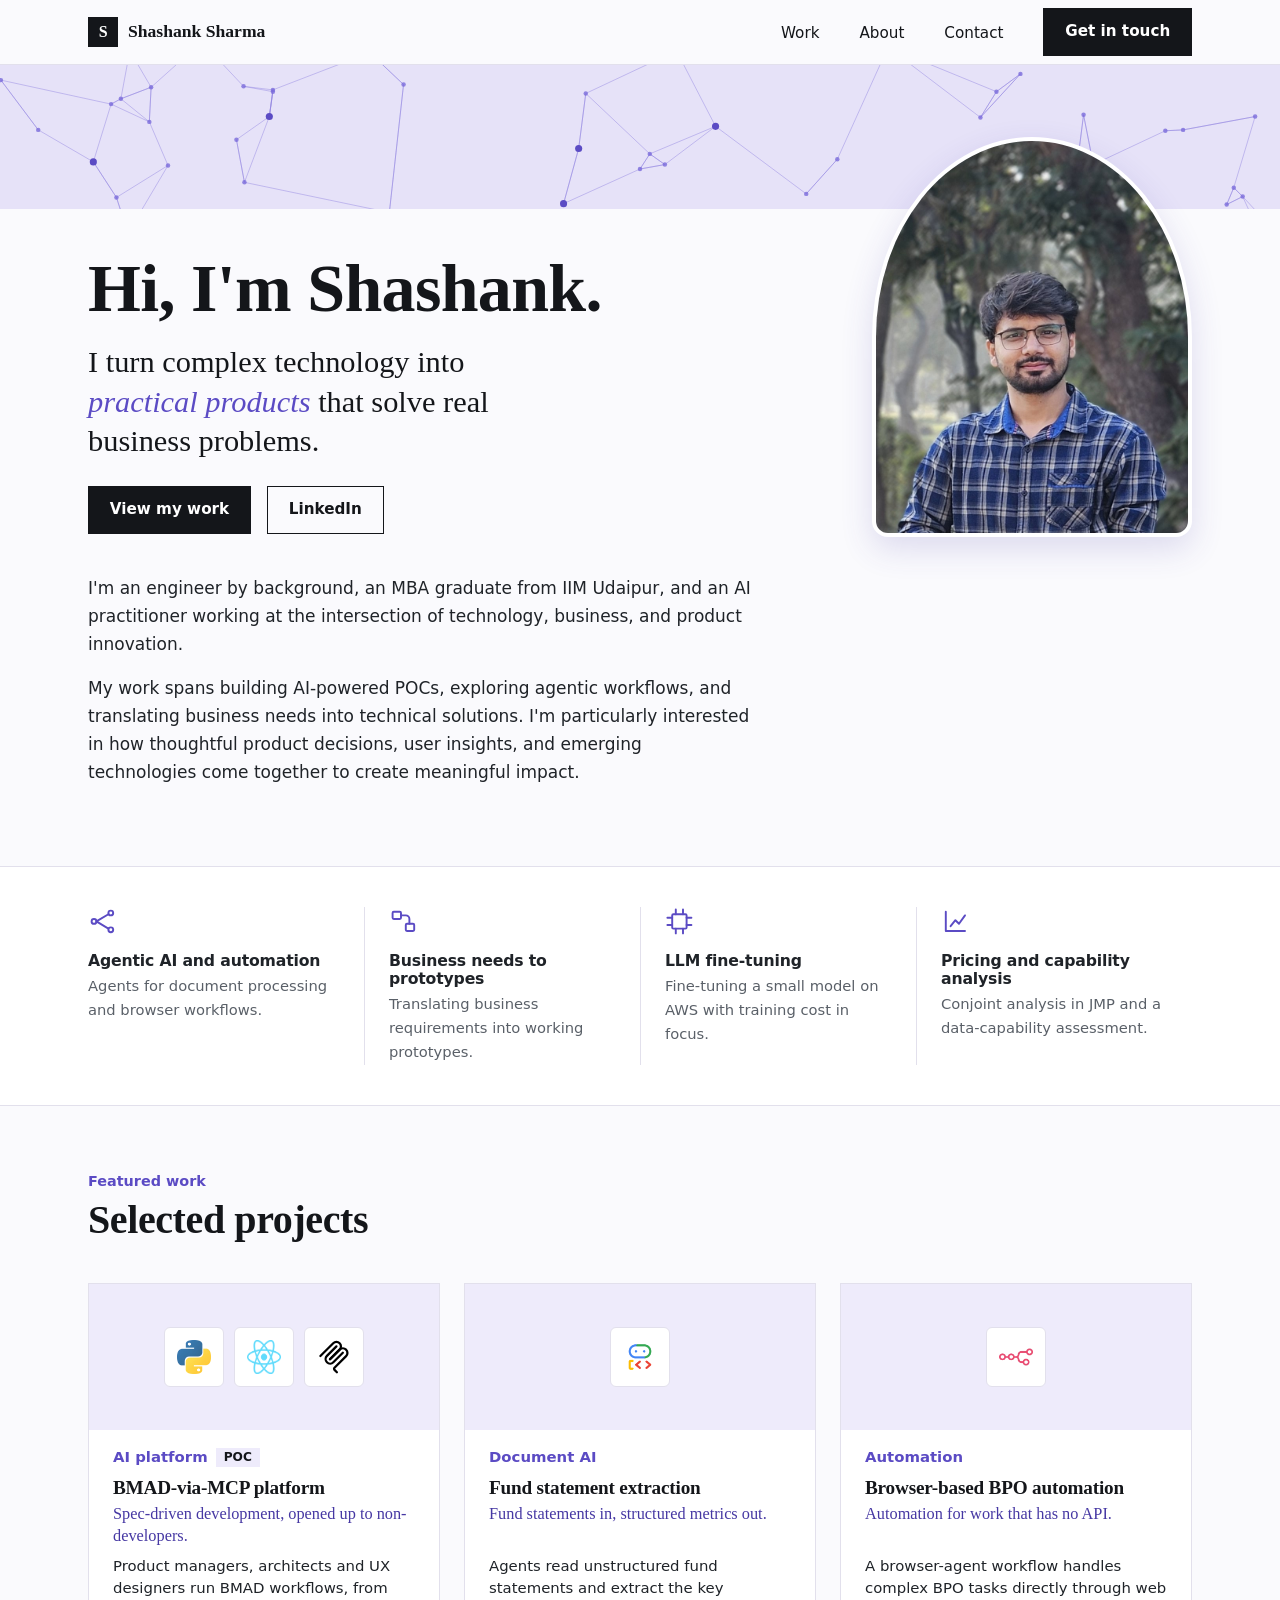
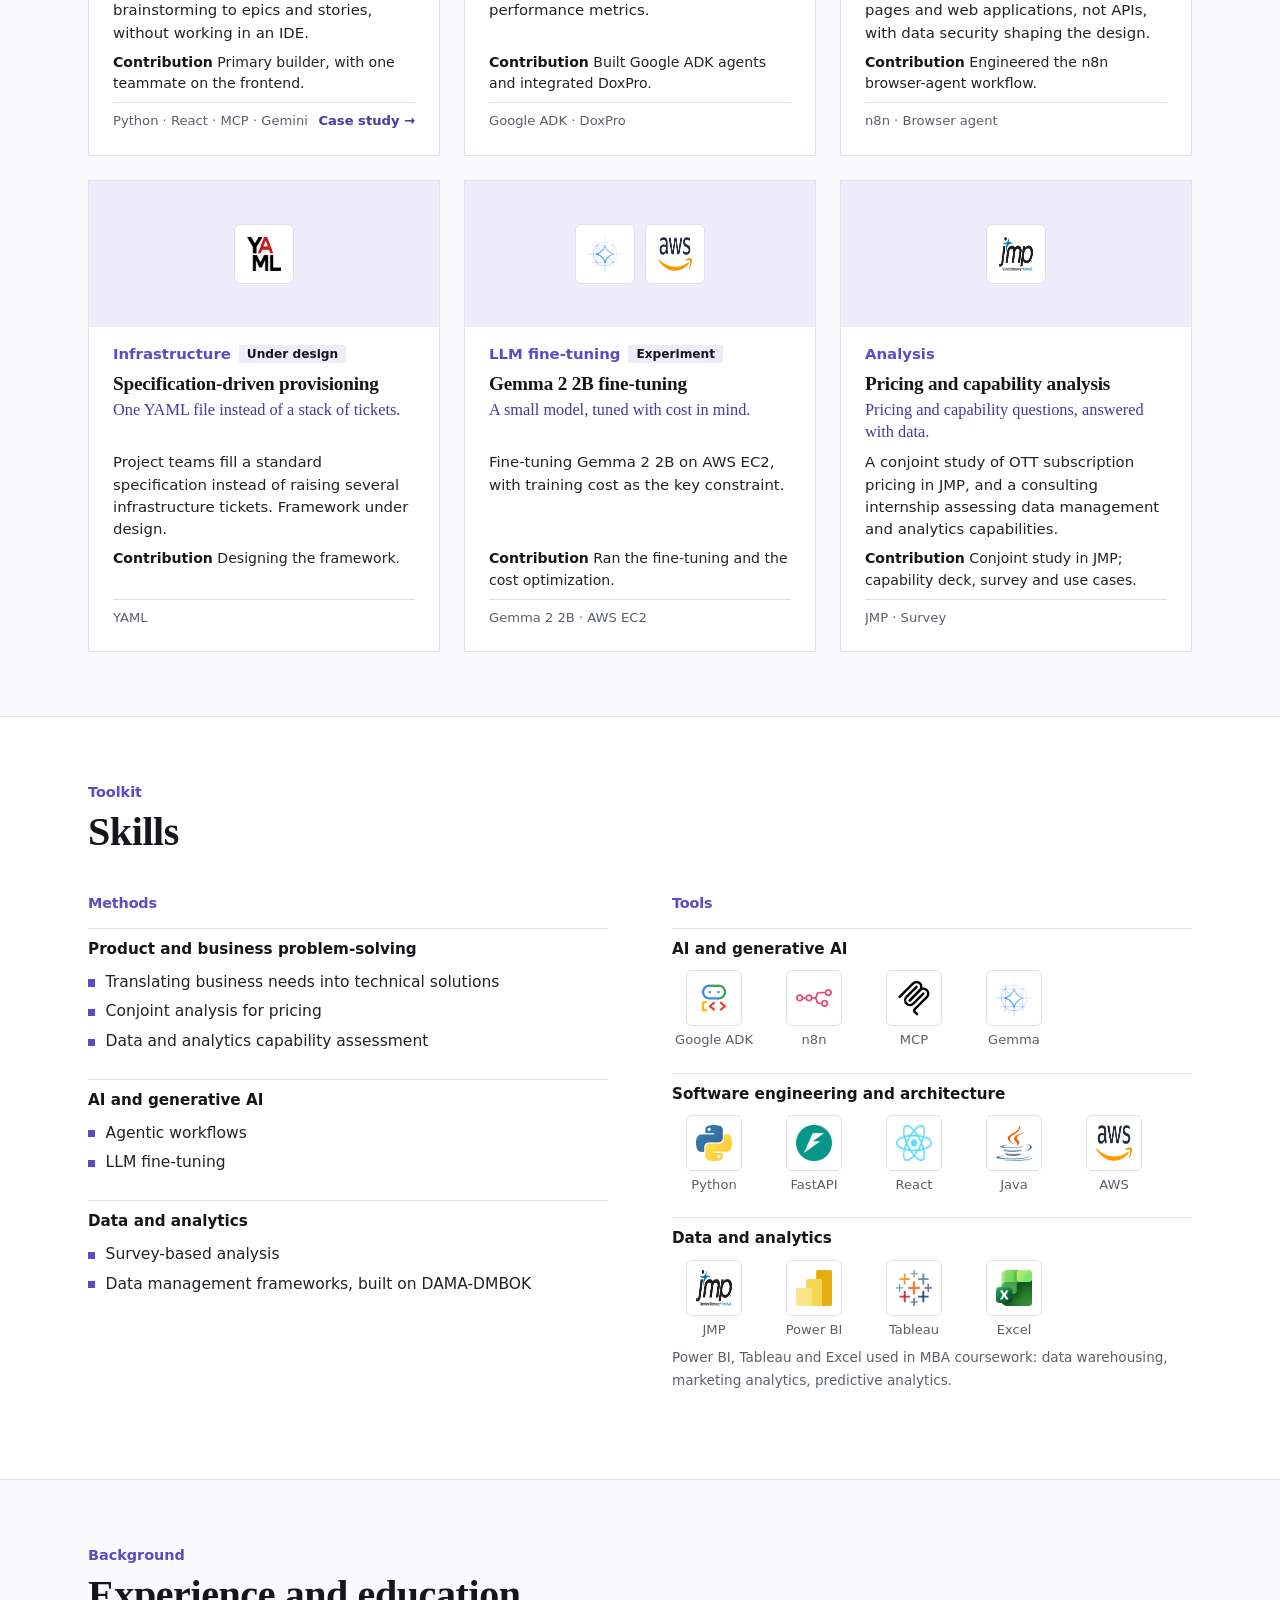
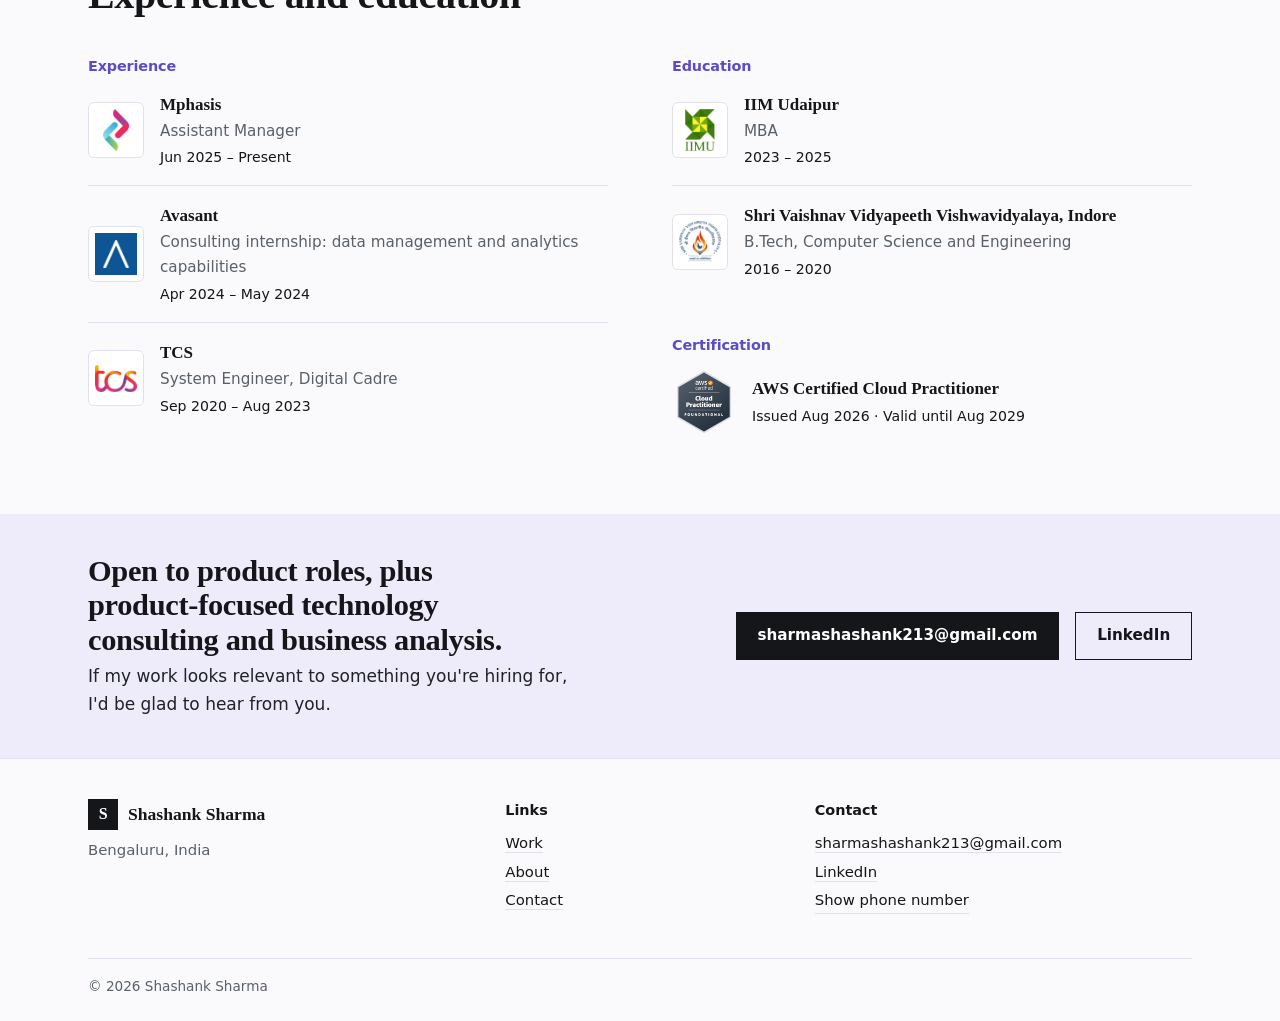
<file: index.html>
<!doctype html>
<html lang="en"><head><meta charset="utf-8"><meta name="viewport" content="width=device-width,initial-scale=1">
<title>Shashank Sharma — Product and AI work</title>
<meta name="description" content="Portfolio of Shashank Sharma: AI proofs of concept, agentic workflows and business-focused technology work.">
<meta name="theme-color" content="#14161A">
<link rel="stylesheet" href="assets/css/tokens.css"><link rel="stylesheet" href="assets/css/base.css"><link rel="stylesheet" href="assets/css/components.css">
</head><body>
<a class="skip" href="#main">Skip to content</a>
<header class="site-header"><div class="wrap">
  <a class="brand" href="#top"><span class="mark" aria-hidden="true">S</span>Shashank Sharma</a>
  <nav class="nav" aria-label="Primary"><button class="nav-toggle" aria-expanded="false" aria-controls="nav-list">Menu</button>
  <ul id="nav-list"><li><a href="#work">Work</a></li><li><a href="#about">About</a></li><li><a href="#contact">Contact</a></li><li><a class="btn dark" href="mailto:sharmashashank213@gmail.com">Get in touch</a></li></ul></nav>
</div></header>
<main id="main">
<section class="hero" id="top">
  <div class="cover" aria-hidden="true"><svg viewBox="0 0 1440 240" preserveAspectRatio="xMidYMid slice" focusable="false"><g class="cl"><line x1="651" y1="133" x2="659" y2="71"/><line x1="651" y1="133" x2="634" y2="195"/><line x1="1331" y1="112" x2="1311" y2="113"/><line x1="1331" y1="112" x2="1412" y2="97"/><line x1="731" y1="139" x2="748" y2="151"/><line x1="731" y1="139" x2="720" y2="156"/><line x1="266" y1="123" x2="303" y2="97"/><line x1="266" y1="123" x2="275" y2="171"/><line x1="907" y1="184" x2="942" y2="145"/><line x1="907" y1="184" x2="805" y2="108"/><line x1="136" y1="77" x2="125" y2="83"/><line x1="136" y1="77" x2="170" y2="64"/><line x1="131" y1="188" x2="144" y2="228"/><line x1="131" y1="188" x2="105" y2="148"/><line x1="999" y1="19" x2="1103" y2="98"/><line x1="999" y1="19" x2="1121" y2="69"/><line x1="1414" y1="222" x2="1437" y2="229"/><line x1="1414" y1="222" x2="1398" y2="187"/><line x1="942" y1="145" x2="907" y2="184"/><line x1="942" y1="145" x2="999" y2="19"/><line x1="227" y1="13" x2="274" y2="63"/><line x1="227" y1="13" x2="170" y2="64"/><line x1="761" y1="23" x2="805" y2="108"/><line x1="761" y1="23" x2="659" y2="71"/><line x1="274" y1="63" x2="307" y2="69"/><line x1="274" y1="63" x2="307" y2="67"/><line x1="43" y1="112" x2="1" y2="56"/><line x1="43" y1="112" x2="105" y2="148"/><line x1="634" y1="195" x2="651" y2="133"/><line x1="634" y1="195" x2="720" y2="156"/><line x1="748" y1="151" x2="731" y2="139"/><line x1="748" y1="151" x2="720" y2="156"/><line x1="720" y1="156" x2="731" y2="139"/><line x1="720" y1="156" x2="748" y2="151"/><line x1="659" y1="71" x2="651" y2="133"/><line x1="659" y1="71" x2="731" y2="139"/><line x1="1437" y1="229" x2="1414" y2="222"/><line x1="1437" y1="229" x2="1398" y2="187"/><line x1="1210" y1="166" x2="1230" y2="151"/><line x1="1210" y1="166" x2="1219" y2="95"/><line x1="454" y1="61" x2="416" y2="25"/><line x1="454" y1="61" x2="438" y2="205"/><line x1="416" y1="25" x2="454" y2="61"/><line x1="416" y1="25" x2="307" y2="67"/><line x1="1103" y1="98" x2="1121" y2="69"/><line x1="1103" y1="98" x2="1148" y2="49"/><line x1="1219" y1="95" x2="1230" y2="151"/><line x1="1219" y1="95" x2="1210" y2="166"/><line x1="1380" y1="196" x2="1398" y2="187"/><line x1="1380" y1="196" x2="1388" y2="177"/><line x1="1" y1="56" x2="43" y2="112"/><line x1="1" y1="56" x2="125" y2="83"/><line x1="1311" y1="113" x2="1331" y2="112"/><line x1="1311" y1="113" x2="1230" y2="151"/><line x1="1412" y1="97" x2="1331" y2="112"/><line x1="1412" y1="97" x2="1388" y2="177"/><line x1="105" y1="148" x2="131" y2="188"/><line x1="105" y1="148" x2="125" y2="83"/><line x1="1121" y1="69" x2="1148" y2="49"/><line x1="1121" y1="69" x2="1103" y2="98"/><line x1="125" y1="83" x2="136" y2="77"/><line x1="125" y1="83" x2="168" y2="103"/><line x1="1388" y1="177" x2="1398" y2="187"/><line x1="1388" y1="177" x2="1380" y2="196"/><line x1="170" y1="64" x2="136" y2="77"/><line x1="170" y1="64" x2="168" y2="103"/><line x1="146" y1="23" x2="170" y2="64"/><line x1="146" y1="23" x2="136" y2="77"/><line x1="1148" y1="49" x2="1121" y2="69"/><line x1="1148" y1="49" x2="1103" y2="98"/><line x1="805" y1="108" x2="748" y2="151"/><line x1="805" y1="108" x2="731" y2="139"/><line x1="275" y1="171" x2="266" y2="123"/><line x1="275" y1="171" x2="303" y2="97"/><line x1="189" y1="152" x2="168" y2="103"/><line x1="189" y1="152" x2="131" y2="188"/><line x1="168" y1="103" x2="170" y2="64"/><line x1="168" y1="103" x2="136" y2="77"/><line x1="307" y1="69" x2="307" y2="67"/><line x1="307" y1="69" x2="303" y2="97"/><line x1="1398" y1="187" x2="1388" y2="177"/><line x1="1398" y1="187" x2="1380" y2="196"/><line x1="438" y1="205" x2="454" y2="61"/><line x1="438" y1="205" x2="275" y2="171"/><line x1="303" y1="97" x2="307" y2="69"/><line x1="303" y1="97" x2="307" y2="67"/><line x1="1230" y1="151" x2="1210" y2="166"/><line x1="1230" y1="151" x2="1219" y2="95"/><line x1="144" y1="228" x2="131" y2="188"/><line x1="144" y1="228" x2="189" y2="152"/><line x1="307" y1="67" x2="307" y2="69"/><line x1="307" y1="67" x2="303" y2="97"/></g><g class="cn"><circle cx="651" cy="133" r="4" class="hi"/><circle cx="1331" cy="112" r="2.5" class=""/><circle cx="731" cy="139" r="2.5" class=""/><circle cx="266" cy="123" r="2.5" class=""/><circle cx="907" cy="184" r="2.5" class=""/><circle cx="136" cy="77" r="2.5" class=""/><circle cx="131" cy="188" r="2.5" class=""/><circle cx="999" cy="19" r="4" class="hi"/><circle cx="1414" cy="222" r="2.5" class=""/><circle cx="942" cy="145" r="2.5" class=""/><circle cx="227" cy="13" r="2.5" class=""/><circle cx="761" cy="23" r="2.5" class=""/><circle cx="274" cy="63" r="2.5" class=""/><circle cx="43" cy="112" r="2.5" class=""/><circle cx="634" cy="195" r="4" class="hi"/><circle cx="748" cy="151" r="2.5" class=""/><circle cx="720" cy="156" r="2.5" class=""/><circle cx="659" cy="71" r="2.5" class=""/><circle cx="1437" cy="229" r="2.5" class=""/><circle cx="1210" cy="166" r="2.5" class=""/><circle cx="454" cy="61" r="2.5" class=""/><circle cx="416" cy="25" r="4" class="hi"/><circle cx="1103" cy="98" r="2.5" class=""/><circle cx="1219" cy="95" r="2.5" class=""/><circle cx="1380" cy="196" r="2.5" class=""/><circle cx="1" cy="56" r="2.5" class=""/><circle cx="1311" cy="113" r="2.5" class=""/><circle cx="1412" cy="97" r="2.5" class=""/><circle cx="105" cy="148" r="4" class="hi"/><circle cx="1121" cy="69" r="2.5" class=""/><circle cx="125" cy="83" r="2.5" class=""/><circle cx="1388" cy="177" r="2.5" class=""/><circle cx="170" cy="64" r="2.5" class=""/><circle cx="146" cy="23" r="2.5" class=""/><circle cx="1148" cy="49" r="2.5" class=""/><circle cx="805" cy="108" r="4" class="hi"/><circle cx="275" cy="171" r="2.5" class=""/><circle cx="189" cy="152" r="2.5" class=""/><circle cx="168" cy="103" r="2.5" class=""/><circle cx="307" cy="69" r="2.5" class=""/><circle cx="1398" cy="187" r="2.5" class=""/><circle cx="438" cy="205" r="2.5" class=""/><circle cx="303" cy="97" r="4" class="hi"/><circle cx="1230" cy="151" r="2.5" class=""/><circle cx="144" cy="228" r="2.5" class=""/><circle cx="307" cy="67" r="2.5" class=""/></g></svg></div>
  <div class="wrap hero-grid">
    <div class="hero-text">
      <h1>Hi, I'm Shashank.</h1>
      <p class="position">I turn complex technology into <em>practical products</em> that solve real business problems.</p>
      <div class="btns"><a class="btn dark" href="#work">View my work</a><a class="btn" href="https://www.linkedin.com/in/shashank-sharma-iimu/" rel="noopener">LinkedIn</a></div>
      <p>I'm an engineer by background, an MBA graduate from IIM Udaipur, and an AI practitioner working at the intersection of technology, business, and product innovation.</p>
      <p>My work spans building AI-powered POCs, exploring agentic workflows, and translating business needs into technical solutions. I'm particularly interested in how thoughtful product decisions, user insights, and emerging technologies come together to create meaningful impact.</p>
    </div>
    <div class="portrait"><img src="assets/img/photo.jpg" alt="Shashank Sharma" width="800" height="1000" fetchpriority="high"></div>
  </div>
</section>
<section class="focus"><div class="wrap"><ul>
  <li><svg viewBox="0 0 24 24" fill="none" stroke="currentColor" stroke-width="1.6" stroke-linecap="round" stroke-linejoin="round" aria-hidden="true"><circle cx="5" cy="12" r="2"/><circle cx="19" cy="5" r="2"/><circle cx="19" cy="19" r="2"/><path d="M7 12l10-6M7 12l10 6"/></svg><h3>Agentic AI and automation</h3><p>Agents for document processing and browser workflows.</p></li>
  <li><svg viewBox="0 0 24 24" fill="none" stroke="currentColor" stroke-width="1.6" stroke-linecap="round" stroke-linejoin="round" aria-hidden="true"><rect x="3" y="4" width="7" height="6" rx="1"/><rect x="14" y="14" width="7" height="6" rx="1"/><path d="M10 7h4a3 3 0 013 3v4"/></svg><h3>Business needs to prototypes</h3><p>Translating business requirements into working prototypes.</p></li>
  <li><svg viewBox="0 0 24 24" fill="none" stroke="currentColor" stroke-width="1.6" stroke-linecap="round" stroke-linejoin="round" aria-hidden="true"><rect x="6" y="6" width="12" height="12" rx="1"/><path d="M9 2v4M15 2v4M9 18v4M15 18v4M2 9h4M2 15h4M18 9h4M18 15h4"/></svg><h3>LLM fine-tuning</h3><p>Fine-tuning a small model on AWS with training cost in focus.</p></li>
  <li><svg viewBox="0 0 24 24" fill="none" stroke="currentColor" stroke-width="1.6" stroke-linecap="round" stroke-linejoin="round" aria-hidden="true"><path d="M4 20V4M4 20h16"/><path d="M8 16l4-5 3 3 5-7"/></svg><h3>Pricing and capability analysis</h3><p>Conjoint analysis in JMP and a data-capability assessment.</p></li>
</ul></div></section>
<section class="section" id="work"><div class="wrap">
  <p class="eyebrow">Featured work</p><h2>Selected projects</h2>
  <div class="cards"><article class="card"><div class="card-visual"><span class="lg"><img src="assets/img/tool-python.webp" alt="" width="34" height="34" loading="lazy"></span><span class="lg"><img src="assets/img/tool-react.png" alt="" width="34" height="34" loading="lazy"></span><span class="lg"><img src="assets/img/tool-mcp.svg" alt="" width="34" height="34" loading="lazy"></span></div><div class="card-body"><p class="kicker">AI platform<span class="status">POC</span></p><h3><a class="card-link" href="projects/bmad-via-mcp.html">BMAD-via-MCP platform</a></h3><p class="hook">Spec-driven development, opened up to non-developers.</p><p class="summary">Product managers, architects and UX designers run BMAD workflows, from brainstorming to epics and stories, without working in an IDE.</p><p class="contrib"><span>Contribution</span> Primary builder, with one teammate on the frontend.</p><p class="built"><span>Python · React · MCP · Gemini</span><span class="go">Case study →</span></p></div></article><article class="card"><div class="card-visual"><span class="lg"><img src="assets/img/tool-google-adk.png" alt="" width="34" height="34" loading="lazy"></span></div><div class="card-body"><p class="kicker">Document AI</p><h3>Fund statement extraction</h3><p class="hook">Fund statements in, structured metrics out.</p><p class="summary">Agents read unstructured fund statements and extract the key performance metrics.</p><p class="contrib"><span>Contribution</span> Built Google ADK agents and integrated DoxPro.</p><p class="built">Google ADK · DoxPro</p></div></article><article class="card"><div class="card-visual"><span class="lg"><img src="assets/img/tool-n8n.webp" alt="" width="34" height="34" loading="lazy"></span></div><div class="card-body"><p class="kicker">Automation</p><h3>Browser-based BPO automation</h3><p class="hook">Automation for work that has no API.</p><p class="summary">A browser-agent workflow handles complex BPO tasks directly through web pages and web applications, not APIs, with data security shaping the design.</p><p class="contrib"><span>Contribution</span> Engineered the n8n browser-agent workflow.</p><p class="built">n8n · Browser agent</p></div></article><article class="card"><div class="card-visual"><span class="lg"><img src="assets/img/tool-yaml.png" alt="" width="34" height="34" loading="lazy"></span></div><div class="card-body"><p class="kicker">Infrastructure<span class="status">Under design</span></p><h3>Specification-driven provisioning</h3><p class="hook">One YAML file instead of a stack of tickets.</p><p class="summary">Project teams fill a standard specification instead of raising several infrastructure tickets. Framework under design.</p><p class="contrib"><span>Contribution</span> Designing the framework.</p><p class="built">YAML</p></div></article><article class="card"><div class="card-visual"><span class="lg"><img src="assets/img/tool-gemma.png" alt="" width="34" height="34" loading="lazy"></span><span class="lg"><img src="assets/img/tool-aws.webp" alt="" width="34" height="34" loading="lazy"></span></div><div class="card-body"><p class="kicker">LLM fine-tuning<span class="status">Experiment</span></p><h3>Gemma 2 2B fine-tuning</h3><p class="hook">A small model, tuned with cost in mind.</p><p class="summary">Fine-tuning Gemma 2 2B on AWS EC2, with training cost as the key constraint.</p><p class="contrib"><span>Contribution</span> Ran the fine-tuning and the cost optimization.</p><p class="built">Gemma 2 2B · AWS EC2</p></div></article><article class="card"><div class="card-visual"><span class="lg"><img src="assets/img/tool-jmp.png" alt="" width="34" height="34" loading="lazy"></span></div><div class="card-body"><p class="kicker">Analysis</p><h3>Pricing and capability analysis</h3><p class="hook">Pricing and capability questions, answered with data.</p><p class="summary">A conjoint study of OTT subscription pricing in JMP, and a consulting internship assessing data management and analytics capabilities.</p><p class="contrib"><span>Contribution</span> Conjoint study in JMP; capability deck, survey and use cases.</p><p class="built">JMP · Survey</p></div></article></div>
</div></section>
<section class="section alt" id="skills"><div class="wrap"><p class="eyebrow">Toolkit</p><h2>Skills</h2><div class="skills"><div><h3>Methods</h3><div class="sk-block"><h4>Product and business problem-solving</h4><ul class="methods"><li>Translating business needs into technical solutions</li><li>Conjoint analysis for pricing</li><li>Data and analytics capability assessment</li></ul></div><div class="sk-block"><h4>AI and generative AI</h4><ul class="methods"><li>Agentic workflows</li><li>LLM fine-tuning</li></ul></div><div class="sk-block"><h4>Data and analytics</h4><ul class="methods"><li>Survey-based analysis</li><li>Data management frameworks, built on DAMA-DMBOK</li></ul></div></div><div><h3>Tools</h3><div class="sk-block"><h4>AI and generative AI</h4><ul class="tools"><li class="tool"><span class="tool-ic"><img src="assets/img/tool-google-adk.png" alt="" width="40" height="40" loading="lazy"></span><span class="tool-n">Google ADK</span></li><li class="tool"><span class="tool-ic"><img src="assets/img/tool-n8n.webp" alt="" width="40" height="40" loading="lazy"></span><span class="tool-n">n8n</span></li><li class="tool"><span class="tool-ic"><img src="assets/img/tool-mcp.svg" alt="" width="40" height="40" loading="lazy"></span><span class="tool-n">MCP</span></li><li class="tool"><span class="tool-ic"><img src="assets/img/tool-gemma.png" alt="" width="40" height="40" loading="lazy"></span><span class="tool-n">Gemma</span></li></ul></div><div class="sk-block"><h4>Software engineering and architecture</h4><ul class="tools"><li class="tool"><span class="tool-ic"><img src="assets/img/tool-python.webp" alt="" width="40" height="40" loading="lazy"></span><span class="tool-n">Python</span></li><li class="tool"><span class="tool-ic"><img src="assets/img/tool-fastapi.png" alt="" width="40" height="40" loading="lazy"></span><span class="tool-n">FastAPI</span></li><li class="tool"><span class="tool-ic"><img src="assets/img/tool-react.png" alt="" width="40" height="40" loading="lazy"></span><span class="tool-n">React</span></li><li class="tool"><span class="tool-ic"><img src="assets/img/tool-java.png" alt="" width="40" height="40" loading="lazy"></span><span class="tool-n">Java</span></li><li class="tool"><span class="tool-ic"><img src="assets/img/tool-aws.webp" alt="" width="40" height="40" loading="lazy"></span><span class="tool-n">AWS</span></li></ul></div><div class="sk-block"><h4>Data and analytics</h4><ul class="tools"><li class="tool"><span class="tool-ic"><img src="assets/img/tool-jmp.png" alt="" width="40" height="40" loading="lazy"></span><span class="tool-n">JMP</span></li><li class="tool"><span class="tool-ic"><img src="assets/img/tool-power-bi.png" alt="" width="40" height="40" loading="lazy"></span><span class="tool-n">Power BI</span></li><li class="tool"><span class="tool-ic"><img src="assets/img/tool-tableau.png" alt="" width="40" height="40" loading="lazy"></span><span class="tool-n">Tableau</span></li><li class="tool"><span class="tool-ic"><img src="assets/img/tool-excel.png" alt="" width="40" height="40" loading="lazy"></span><span class="tool-n">Excel</span></li></ul><p class="sk-note">Power BI, Tableau and Excel used in MBA coursework: data warehousing, marketing analytics, predictive analytics.</p></div></div></div></div></section>
<section class="section" id="about"><div class="wrap"><p class="eyebrow">Background</p><h2>Experience and education</h2><div class="about"><div><h3 class="tl-head">Experience</h3><ul class="timeline"><li><span class="logo img"><img src="assets/img/org-mphasis.png" alt="" width="48" height="48" loading="lazy"></span><div class="t-body"><strong>Mphasis</strong><span>Assistant Manager</span><span class="when">Jun 2025 – Present</span></div></li><li><span class="logo img"><img src="assets/img/org-avasant.png" alt="" width="48" height="48" loading="lazy"></span><div class="t-body"><strong>Avasant</strong><span>Consulting internship: data management and analytics capabilities</span><span class="when">Apr 2024 – May 2024</span></div></li><li><span class="logo img"><img src="assets/img/org-tcs.png" alt="" width="48" height="48" loading="lazy"></span><div class="t-body"><strong>TCS</strong><span>System Engineer, Digital Cadre</span><span class="when">Sep 2020 – Aug 2023</span></div></li></ul></div><div><h3 class="tl-head">Education</h3><ul class="timeline"><li><span class="logo img"><img src="assets/img/org-iim-udaipur.png" alt="" width="48" height="48" loading="lazy"></span><div class="t-body"><strong>IIM Udaipur</strong><span>MBA</span><span class="when">2023 – 2025</span></div></li><li><span class="logo img"><img src="assets/img/org-svvv.png" alt="" width="48" height="48" loading="lazy"></span><div class="t-body"><strong>Shri Vaishnav Vidyapeeth Vishwavidyalaya, Indore</strong><span>B.Tech, Computer Science and Engineering</span><span class="when">2016 – 2020</span></div></li></ul><h3 class="tl-head">Certification</h3><ul class="timeline"><li><span class="logo badge"><img src="assets/img/aws-ccp.png" alt="AWS Certified Cloud Practitioner badge" width="64" height="64" loading="lazy"></span><div class="t-body"><strong>AWS Certified Cloud Practitioner</strong><span class="when">Issued Aug 2026 · Valid until Aug 2029</span></div></li></ul></div></div></div></section>
<section class="cta" id="contact"><div class="wrap"><div><h2>Open to product roles, plus product-focused technology consulting and business analysis.</h2><p>If my work looks relevant to something you're hiring for, I'd be glad to hear from you.</p></div><div class="btns"><a class="btn dark" href="mailto:sharmashashank213@gmail.com">sharmashashank213@gmail.com</a><a class="btn" href="https://www.linkedin.com/in/shashank-sharma-iimu/" rel="noopener">LinkedIn</a></div></div></section>
</main>
<footer class="site-footer"><div class="wrap foot">
  <div><a class="brand" href="#top"><span class="mark" aria-hidden="true">S</span>Shashank Sharma</a><p>Bengaluru, India</p></div>
  <div><h4>Links</h4><ul><li><a href="#work">Work</a></li><li><a href="#about">About</a></li><li><a href="#contact">Contact</a></li></ul></div>
  <div><h4>Contact</h4><ul><li><a href="mailto:sharmashashank213@gmail.com">sharmashashank213@gmail.com</a></li><li><a href="https://www.linkedin.com/in/shashank-sharma-iimu/" rel="noopener">LinkedIn</a></li><li class="phone"><button type="button" class="linklike" data-phone="NzM4NzQgMzQyNDkgMTkr">Show phone number</button></li></ul></div>
</div><div class="wrap"><p class="copy">© 2026 Shashank Sharma</p></div></footer>
<script src="assets/js/nav.js"></script><script src="assets/js/contact.js"></script>
</body></html>
</file>
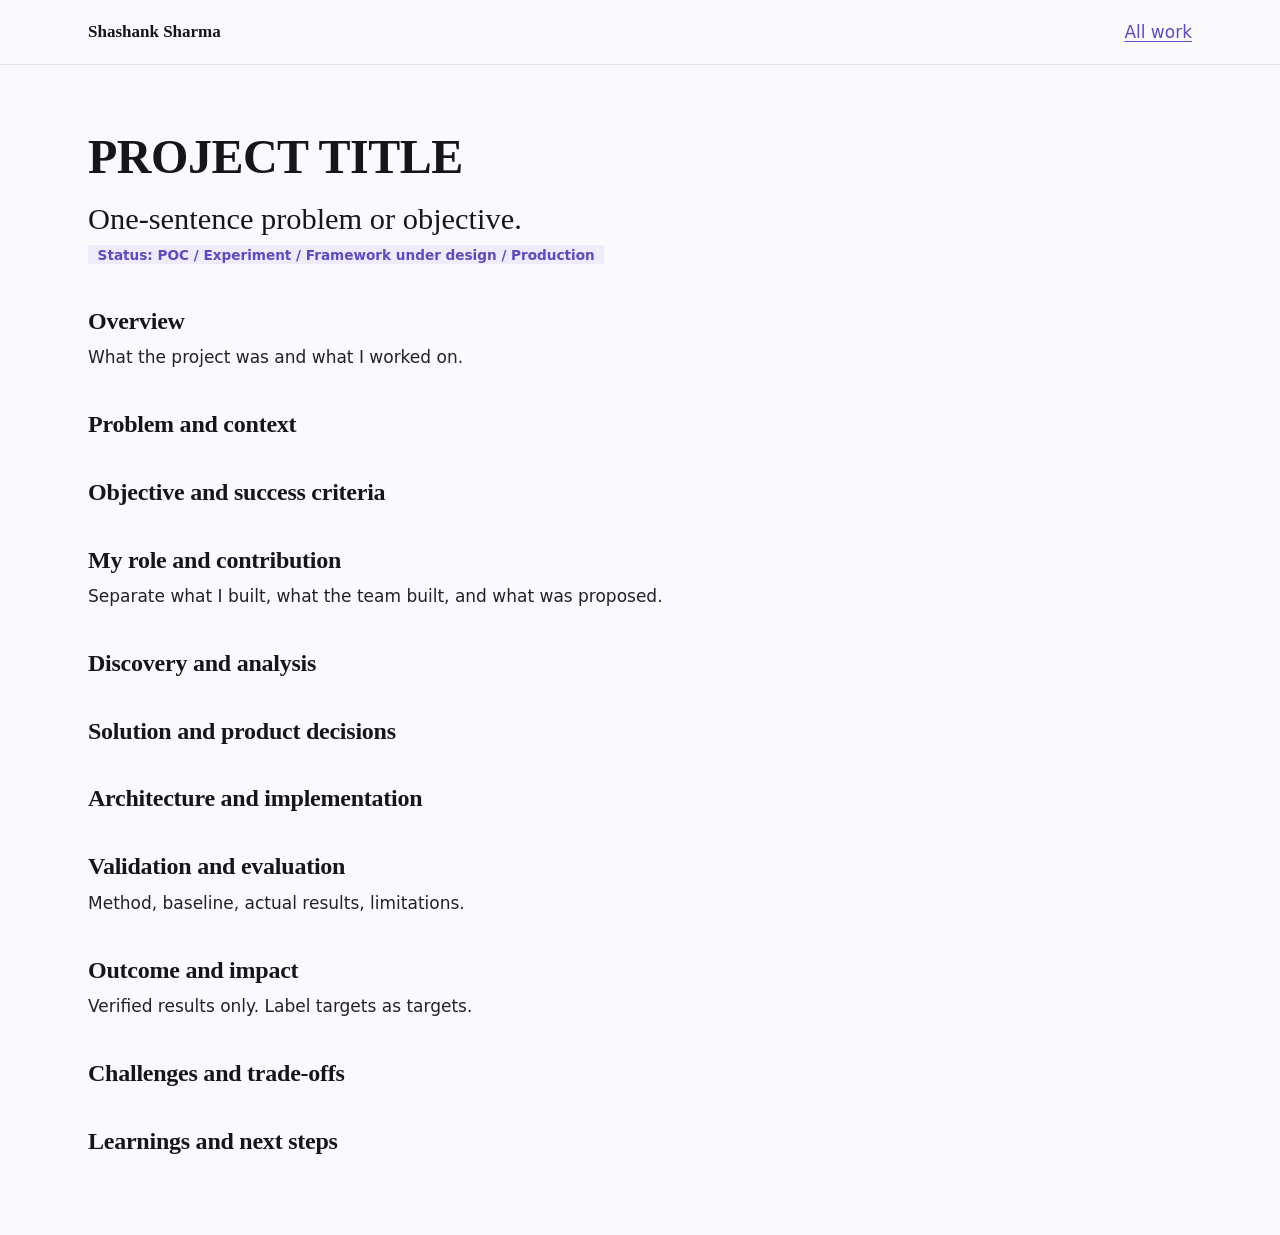
<file: projects/_template.html>
<!doctype html>
<html lang="en"><head><meta charset="utf-8"><meta name="viewport" content="width=device-width,initial-scale=1">
<title>PROJECT TITLE — Shashank Sharma</title>
<meta name="description" content="ONE-SENTENCE SUMMARY">
<link rel="stylesheet" href="../assets/css/tokens.css"><link rel="stylesheet" href="../assets/css/base.css"><link rel="stylesheet" href="../assets/css/components.css">
</head><body>
<a class="skip" href="#main">Skip to content</a>
<header class="site-header"><div class="wrap"><a class="wordmark" href="../index.html">Shashank Sharma</a><a href="../index.html#work">All work</a></div></header>
<main id="main" class="wrap" style="padding-top:var(--s6);padding-bottom:var(--s6)">
<h1 style="font-size:clamp(2rem,4.5vw,3rem)">PROJECT TITLE</h1>
<p class="position" style="max-width:48ch">One-sentence problem or objective.</p>
<span class="tag">Status: POC / Experiment / Framework under design / Production</span>
<div class="cs-body">
<!-- Use only the sections the evidence supports. Delete the rest. Never publish placeholders. -->
<section><h2>Overview</h2><p>What the project was and what I worked on.</p></section>
<section><h2>Problem and context</h2><p></p></section>
<section><h2>Objective and success criteria</h2><p></p></section>
<section><h2>My role and contribution</h2><p>Separate what I built, what the team built, and what was proposed.</p></section>
<section><h2>Discovery and analysis</h2><p></p></section>
<section><h2>Solution and product decisions</h2><p></p></section>
<section><h2>Architecture and implementation</h2><p></p></section>
<section><h2>Validation and evaluation</h2><p>Method, baseline, actual results, limitations.</p></section>
<section><h2>Outcome and impact</h2><p>Verified results only. Label targets as targets.</p></section>
<section><h2>Challenges and trade-offs</h2><p></p></section>
<section><h2>Learnings and next steps</h2><p></p></section>
</div>
</main></body></html>
</file>
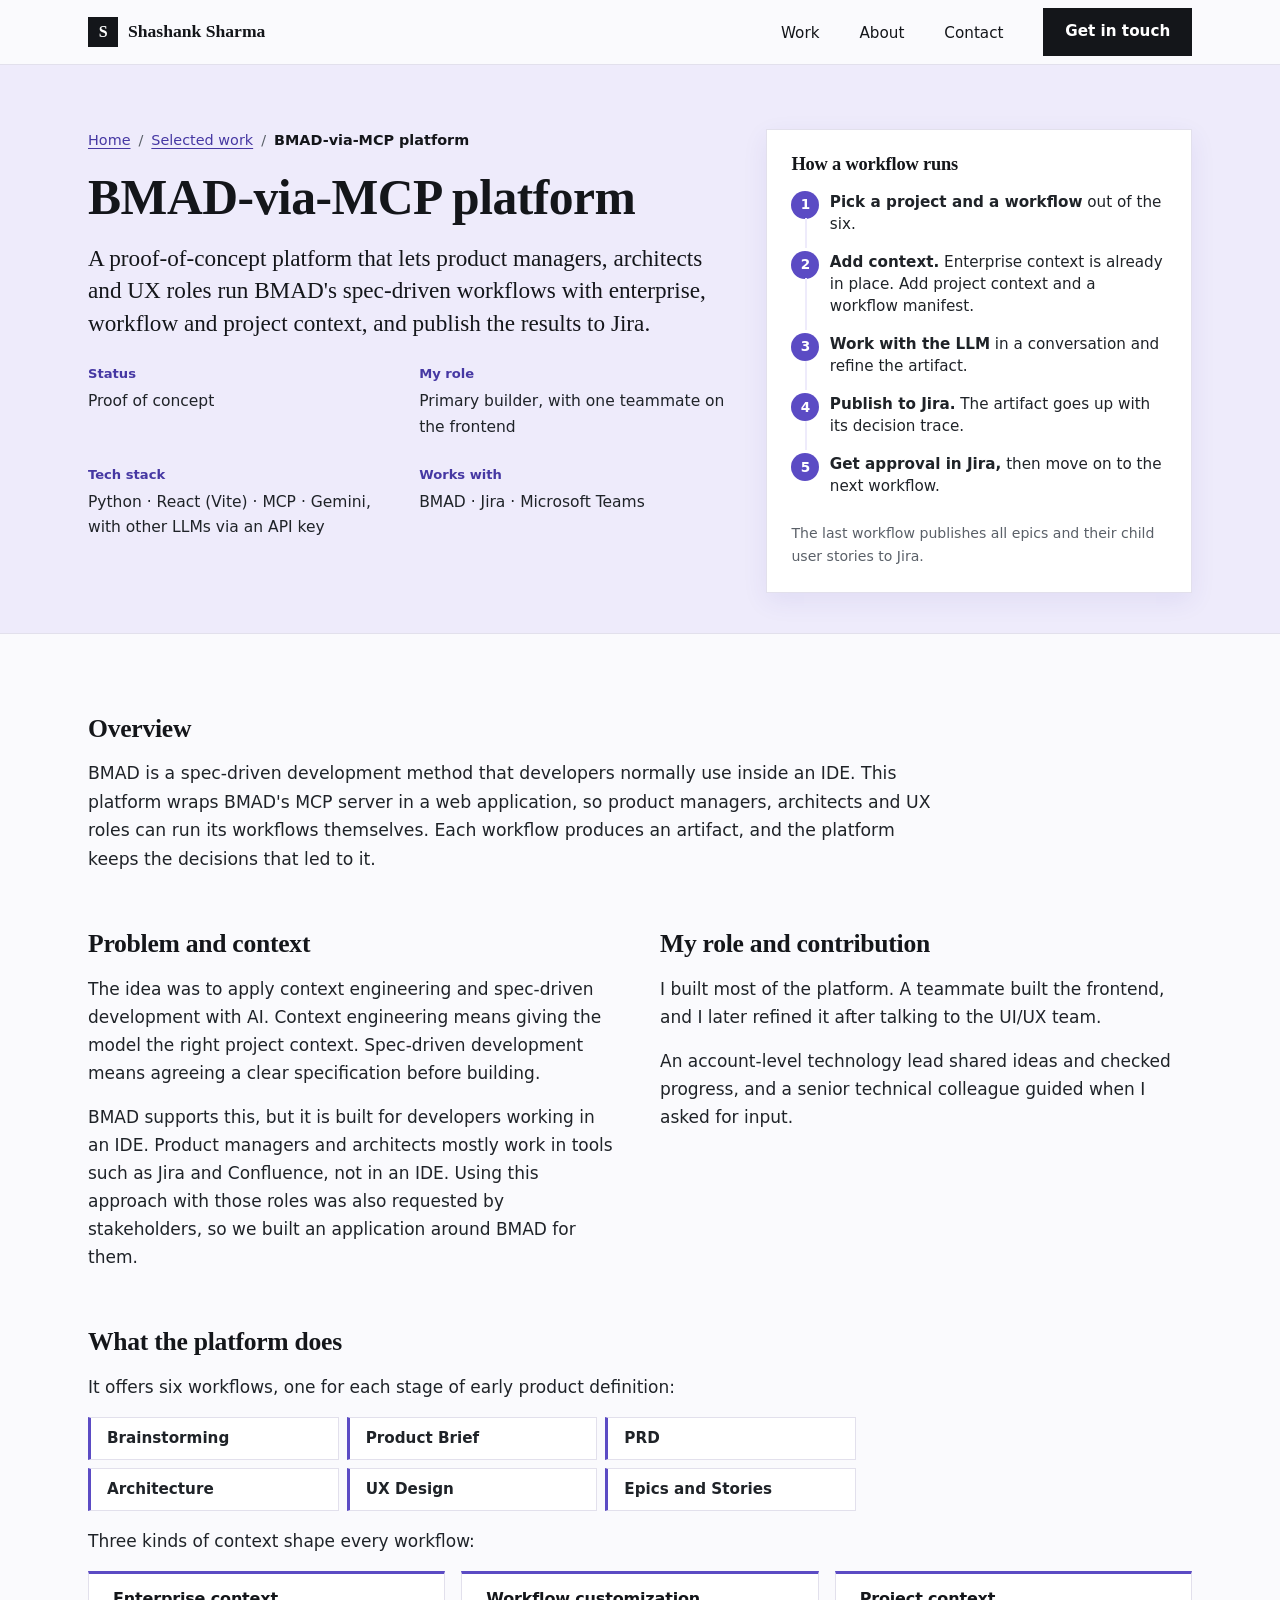
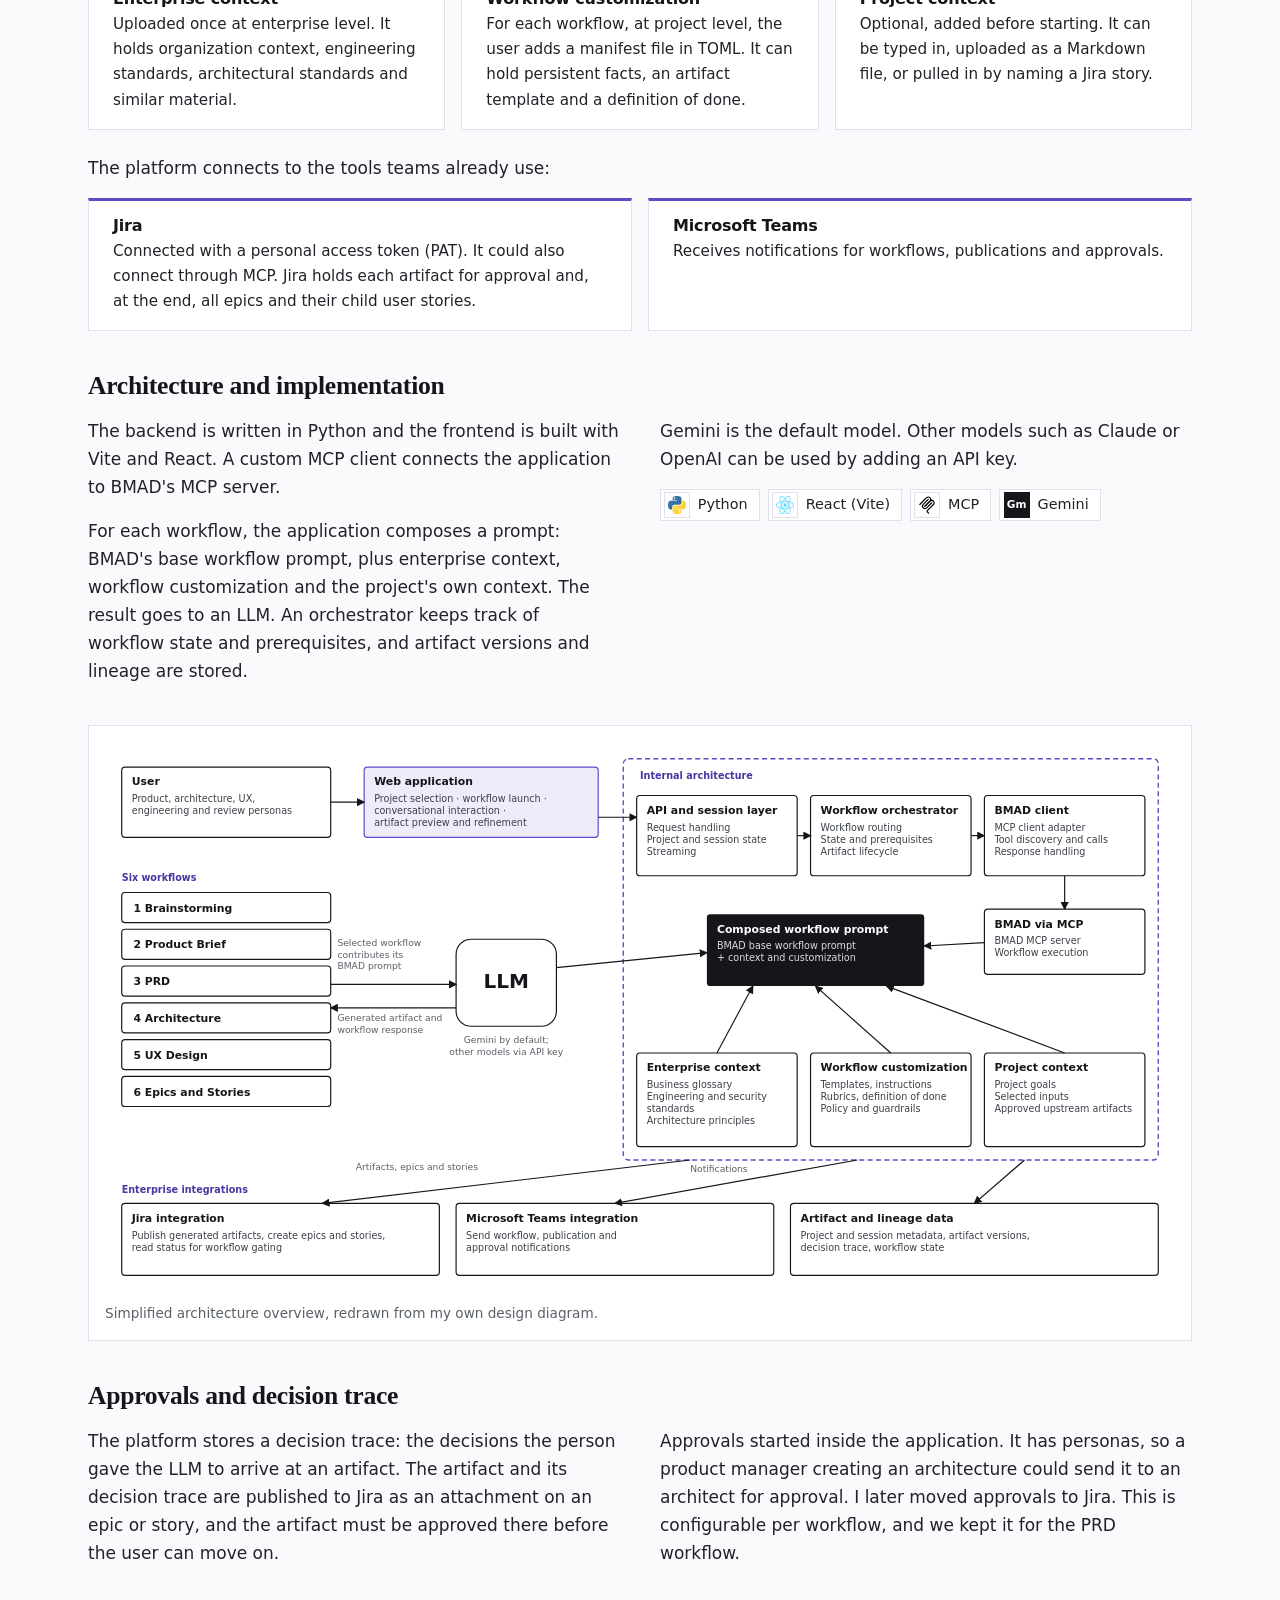
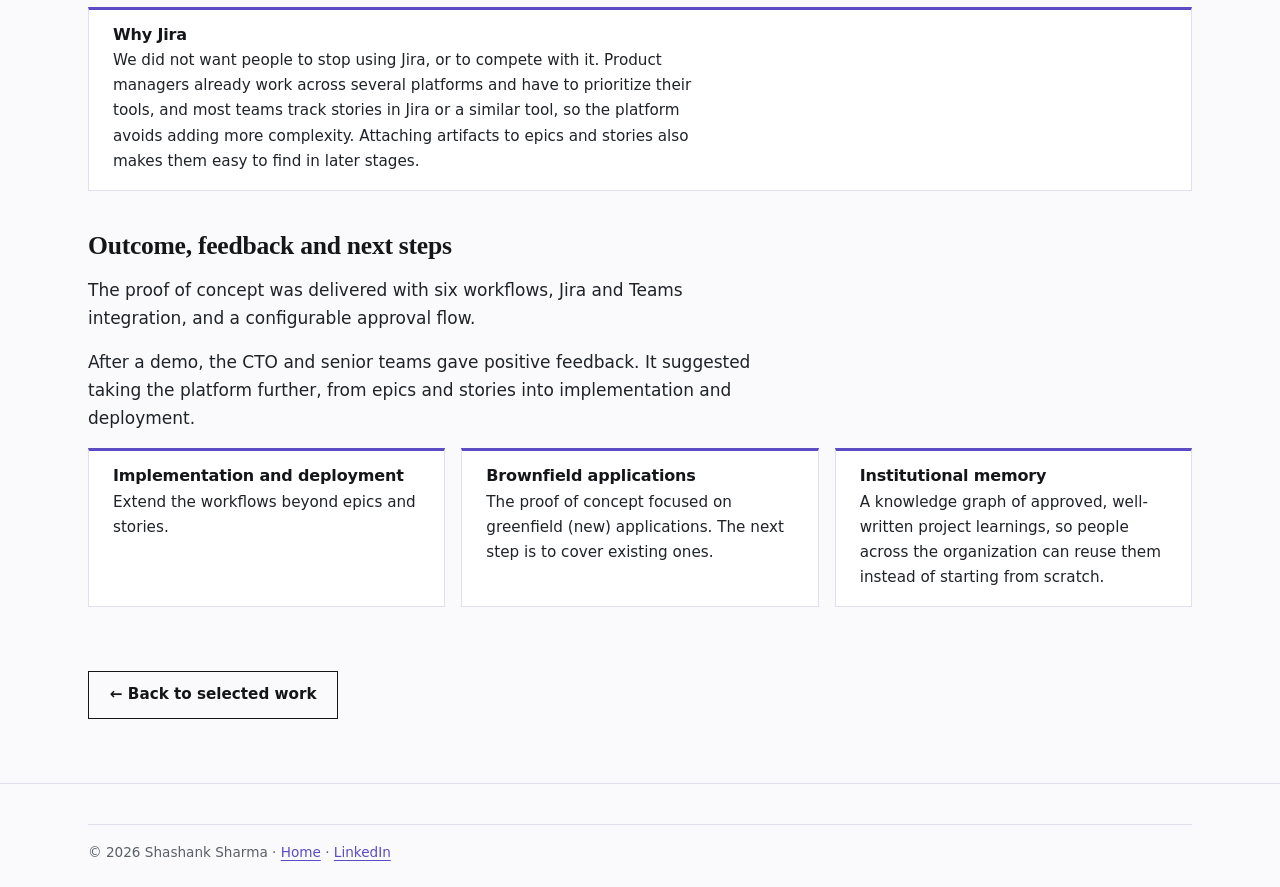
<file: projects/bmad-via-mcp.html>
<!doctype html>
<html lang="en"><head><meta charset="utf-8"><meta name="viewport" content="width=device-width,initial-scale=1">
<title>BMAD-via-MCP platform — Shashank Sharma</title>
<meta name="description" content="A proof-of-concept platform that lets product managers, architects and UX roles run BMAD's spec-driven workflows.">
<meta name="theme-color" content="#FAFAFD">
<link rel="stylesheet" href="../assets/css/tokens.css"><link rel="stylesheet" href="../assets/css/base.css"><link rel="stylesheet" href="../assets/css/components.css">
</head><body>
<a class="skip" href="#main">Skip to content</a>
<header class="site-header"><div class="wrap">
  <a class="brand" href="../index.html"><span class="mark" aria-hidden="true">S</span>Shashank Sharma</a>
  <nav class="nav" aria-label="Primary"><button class="nav-toggle" aria-expanded="false" aria-controls="nav-list">Menu</button>
  <ul id="nav-list"><li><a href="../index.html#work">Work</a></li><li><a href="../index.html#about">About</a></li><li><a href="../index.html#contact">Contact</a></li><li><a class="btn dark" href="mailto:sharmashashank213@gmail.com">Get in touch</a></li></ul></nav>
</div></header>
<main id="main">
<section class="cs-hero"><div class="wrap cs-hero-grid">
  <div>
    <nav class="crumb" aria-label="Breadcrumb"><a href="../index.html">Home</a><span aria-hidden="true">/</span><a href="../index.html#work">Selected work</a><span aria-hidden="true">/</span><span aria-current="page">BMAD-via-MCP platform</span></nav>
    <h1>BMAD-via-MCP platform</h1>
    <p class="cs-lede">A proof-of-concept platform that lets product managers, architects and UX roles run BMAD's spec-driven workflows with enterprise, workflow and project context, and publish the results to Jira.</p>
    <dl class="cs-meta">
      <div><dt>Status</dt><dd>Proof of concept</dd></div>
      <div><dt>My role</dt><dd>Primary builder, with one teammate on the frontend</dd></div>
      <div><dt>Tech stack</dt><dd>Python · React (Vite) · MCP · Gemini, with other LLMs via an API key</dd></div>
      <div><dt>Works with</dt><dd>BMAD · Jira · Microsoft Teams</dd></div>
    </dl>
  </div>
  <!-- A real screenshot of the app (with nothing confidential) would be the strongest hero image. Replace this card with it when available. -->
  <aside class="runflow" aria-labelledby="rf-t"><h2 id="rf-t">How a workflow runs</h2>
    <ol>
      <li><strong>Pick a project and a workflow</strong> out of the six.</li>
      <li><strong>Add context.</strong> Enterprise context is already in place. Add project context and a workflow manifest.</li>
      <li><strong>Work with the LLM</strong> in a conversation and refine the artifact.</li>
      <li><strong>Publish to Jira.</strong> The artifact goes up with its decision trace.</li>
      <li><strong>Get approval in Jira,</strong> then move on to the next workflow.</li>
    </ol>
    <p>The last workflow publishes all epics and their child user stories to Jira.</p>
  </aside>
</div></section>
<div class="cs-main"><div class="wrap">
<!-- DRAFT: only confirmed facts. Remaining TODOs wait for answers; do not publish placeholders. -->
<section class="cs-intro"><h2>Overview</h2>
<p>BMAD is a spec-driven development method that developers normally use inside an IDE. This platform wraps BMAD's MCP server in a web application, so product managers, architects and UX roles can run its workflows themselves. Each workflow produces an artifact, and the platform keeps the decisions that led to it.</p></section>

<div class="cs-grid2">
<section><h2>Problem and context</h2>
<p>The idea was to apply context engineering and spec-driven development with AI. Context engineering means giving the model the right project context. Spec-driven development means agreeing a clear specification before building.</p>
<p>BMAD supports this, but it is built for developers working in an IDE. Product managers and architects mostly work in tools such as Jira and Confluence, not in an IDE. Using this approach with those roles was also requested by stakeholders, so we built an application around BMAD for them.</p></section>
<section><h2>My role and contribution</h2>
<p>I built most of the platform. A teammate built the frontend, and I later refined it after talking to the UI/UX team.</p>
<p>An account-level technology lead shared ideas and checked progress, and a senior technical colleague guided when I asked for input.</p></section>
</div>

<section class="wide"><h2>What the platform does</h2>
<p>It offers six workflows, one for each stage of early product definition:</p>
<ul class="wf"><li>Brainstorming</li><li>Product Brief</li><li>PRD</li><li>Architecture</li><li>UX Design</li><li>Epics and Stories</li></ul>
<p>Three kinds of context shape every workflow:</p>
<div class="cs-cards3">
<div class="info"><h3>Enterprise context</h3><p>Uploaded once at enterprise level. It holds organization context, engineering standards, architectural standards and similar material.</p></div>
<div class="info"><h3>Workflow customization</h3><p>For each workflow, at project level, the user adds a manifest file in TOML. It can hold persistent facts, an artifact template and a definition of done.</p></div>
<div class="info"><h3>Project context</h3><p>Optional, added before starting. It can be typed in, uploaded as a Markdown file, or pulled in by naming a Jira story.</p></div>
</div>
<p>The platform connects to the tools teams already use:</p>
<div class="cs-cards2">
<div class="info"><h3>Jira</h3><p>Connected with a personal access token (PAT). It could also connect through MCP. Jira holds each artifact for approval and, at the end, all epics and their child user stories.</p></div>
<div class="info"><h3>Microsoft Teams</h3><p>Receives notifications for workflows, publications and approvals.</p></div>
</div></section>

<section class="wide"><h2>Architecture and implementation</h2>
<div class="cs-grid2">
<div><p>The backend is written in Python and the frontend is built with Vite and React. A custom MCP client connects the application to BMAD's MCP server.</p>
<p>For each workflow, the application composes a prompt: BMAD's base workflow prompt, plus enterprise context, workflow customization and the project's own context. The result goes to an LLM. An orchestrator keeps track of workflow state and prerequisites, and artifact versions and lineage are stored.</p></div>
<div><p>Gemini is the default model. Other models such as Claude or OpenAI can be used by adding an API key.</p><ul class="chips"><li class="chip"><span class="ic"><img src="../assets/img/tool-python.webp" alt="" width="20" height="20" loading="lazy"></span>Python</li><li class="chip"><span class="ic"><img src="../assets/img/tool-react.png" alt="" width="20" height="20" loading="lazy"></span>React (Vite)</li><li class="chip"><span class="ic"><img src="../assets/img/tool-mcp.svg" alt="" width="20" height="20" loading="lazy"></span>MCP</li><li class="chip"><b>Gm</b>Gemini</li></ul></div>
</div>
<figure class="diagram-wide"><svg viewBox="0 0 1280 660" role="img" aria-labelledby="dt dd"><title id="dt">Architecture of the BMAD-via-MCP platform</title><desc id="dd">A user works in a web application. An API and session layer, workflow orchestrator and BMAD client call BMAD through MCP. The workflow prompt is composed from the BMAD base prompt plus enterprise context, workflow customization and project context, and sent to an LLM. Outputs are published to Jira, notifications go to Microsoft Teams, and artifact and lineage data is stored.</desc><defs><marker id="ah" viewBox="0 0 8 8" refX="7" refY="4" markerWidth="7" markerHeight="7" orient="auto"><path d="M0 0L8 4L0 8z" fill="#14161A"/></marker></defs><rect class="ad-box" x="20" y="30" width="250" height="84" rx="4"/><text class="ad-t" x="32" y="52">User</text><text class="ad-s" x="32" y="72.0">Product, architecture, UX,</text><text class="ad-s" x="32" y="86.5">engineering and review personas</text><rect class="ad-tint" x="310" y="30" width="280" height="84" rx="4"/><text class="ad-t" x="322" y="52">Web application</text><text class="ad-s" x="322" y="72.0">Project selection · workflow launch ·</text><text class="ad-s" x="322" y="86.5">conversational interaction ·</text><text class="ad-s" x="322" y="101.0">artifact preview and refinement</text><path class="ad-ar" d="M270 72L310 72" marker-end="url(#ah)"/><text class="ad-lab" x="20" y="166">Six workflows</text><rect class="ad-box" x="20" y="180" width="250" height="36" rx="4"/><text class="ad-t" x="34" y="203">1  Brainstorming</text><rect class="ad-box" x="20" y="224" width="250" height="36" rx="4"/><text class="ad-t" x="34" y="247">2  Product Brief</text><rect class="ad-box" x="20" y="268" width="250" height="36" rx="4"/><text class="ad-t" x="34" y="291">3  PRD</text><rect class="ad-box" x="20" y="312" width="250" height="36" rx="4"/><text class="ad-t" x="34" y="335">4  Architecture</text><rect class="ad-box" x="20" y="356" width="250" height="36" rx="4"/><text class="ad-t" x="34" y="379">5  UX Design</text><rect class="ad-box" x="20" y="400" width="250" height="36" rx="4"/><text class="ad-t" x="34" y="423">6  Epics and Stories</text><rect class="ad-cont" x="620" y="20" width="640" height="480" rx="6"/><text class="ad-lab" x="640" y="44">Internal architecture</text><path class="ad-ar" d="M590 90L636 90" marker-end="url(#ah)"/><rect class="ad-box" x="636" y="64" width="192" height="96" rx="4"/><text class="ad-t" x="648" y="86">API and session layer</text><text class="ad-s" x="648" y="106.0">Request handling</text><text class="ad-s" x="648" y="120.5">Project and session state</text><text class="ad-s" x="648" y="135.0">Streaming</text><rect class="ad-box" x="844" y="64" width="192" height="96" rx="4"/><text class="ad-t" x="856" y="86">Workflow orchestrator</text><text class="ad-s" x="856" y="106.0">Workflow routing</text><text class="ad-s" x="856" y="120.5">State and prerequisites</text><text class="ad-s" x="856" y="135.0">Artifact lifecycle</text><rect class="ad-box" x="1052" y="64" width="192" height="96" rx="4"/><text class="ad-t" x="1064" y="86">BMAD client</text><text class="ad-s" x="1064" y="106.0">MCP client adapter</text><text class="ad-s" x="1064" y="120.5">Tool discovery and calls</text><text class="ad-s" x="1064" y="135.0">Response handling</text><path class="ad-ar" d="M828 112L844 112" marker-end="url(#ah)"/><path class="ad-ar" d="M1036 112L1052 112" marker-end="url(#ah)"/><rect class="ad-box" x="1052" y="200" width="192" height="78" rx="4"/><text class="ad-t" x="1064" y="222">BMAD via MCP</text><text class="ad-s" x="1064" y="242.0">BMAD MCP server</text><text class="ad-s" x="1064" y="256.5">Workflow execution</text><path class="ad-ar" d="M1148.0 160L1148.0 200" marker-end="url(#ah)"/><rect class="ad-dark" x="720" y="206" width="260" height="86" rx="4"/><text class="ad-tw" x="732" y="228">Composed workflow prompt</text><text class="ad-sw" x="732" y="248.0">BMAD base workflow prompt</text><text class="ad-sw" x="732" y="262.5">+ context and customization</text><path class="ad-ar" d="M1052 240L980 244" marker-end="url(#ah)"/><rect class="ad-box" x="636" y="372" width="192" height="112" rx="4"/><text class="ad-t" x="648" y="394">Enterprise context</text><text class="ad-s" x="648" y="414.0">Business glossary</text><text class="ad-s" x="648" y="428.5">Engineering and security</text><text class="ad-s" x="648" y="443.0">standards</text><text class="ad-s" x="648" y="457.5">Architecture principles</text><rect class="ad-box" x="844" y="372" width="192" height="112" rx="4"/><text class="ad-t" x="856" y="394">Workflow customization</text><text class="ad-s" x="856" y="414.0">Templates, instructions</text><text class="ad-s" x="856" y="428.5">Rubrics, definition of done</text><text class="ad-s" x="856" y="443.0">Policy and guardrails</text><rect class="ad-box" x="1052" y="372" width="192" height="112" rx="4"/><text class="ad-t" x="1064" y="394">Project context</text><text class="ad-s" x="1064" y="414.0">Project goals</text><text class="ad-s" x="1064" y="428.5">Selected inputs</text><text class="ad-s" x="1064" y="443.0">Approved upstream artifacts</text><path class="ad-ar" d="M732.0 372L775 292" marker-end="url(#ah)"/><path class="ad-ar" d="M940.0 372L850 292" marker-end="url(#ah)"/><path class="ad-ar" d="M1148.0 372L935 292" marker-end="url(#ah)"/><rect class="ad-box" x="420" y="236" width="120" height="104" rx="18"/><text class="ad-big" x="480" y="294" text-anchor="middle">LLM</text><text class="ad-note" x="480" y="360" text-anchor="middle">Gemini by default;</text><text class="ad-note" x="480" y="374" text-anchor="middle">other models via API key</text><path class="ad-ar" d="M270 290L420 290" marker-end="url(#ah)"/><text class="ad-note" x="278" y="244">Selected workflow</text><text class="ad-note" x="278" y="258">contributes its</text><text class="ad-note" x="278" y="272">BMAD prompt</text><path class="ad-ar" d="M420 318L270 318" marker-end="url(#ah)"/><text class="ad-note" x="278" y="334">Generated artifact and</text><text class="ad-note" x="278" y="348">workflow response</text><path class="ad-ar" d="M540 270L720 252" marker-end="url(#ah)"/><text class="ad-lab" x="20" y="540">Enterprise integrations</text><rect class="ad-box" x="20" y="552" width="380" height="86" rx="4"/><text class="ad-t" x="32" y="574">Jira integration</text><text class="ad-s" x="32" y="594.0">Publish generated artifacts, create epics and stories,</text><text class="ad-s" x="32" y="608.5">read status for workflow gating</text><rect class="ad-box" x="420" y="552" width="380" height="86" rx="4"/><text class="ad-t" x="432" y="574">Microsoft Teams integration</text><text class="ad-s" x="432" y="594.0">Send workflow, publication and</text><text class="ad-s" x="432" y="608.5">approval notifications</text><rect class="ad-box" x="820" y="552" width="440" height="86" rx="4"/><text class="ad-t" x="832" y="574">Artifact and lineage data</text><text class="ad-s" x="832" y="594.0">Project and session metadata, artifact versions,</text><text class="ad-s" x="832" y="608.5">decision trace, workflow state</text><path class="ad-ar" d="M700 500L260 552" marker-end="url(#ah)"/><text class="ad-lbl" x="300" y="512">Artifacts, epics and stories</text><path class="ad-ar" d="M900 500L610 552" marker-end="url(#ah)"/><text class="ad-lbl" x="700" y="514">Notifications</text><path class="ad-ar" d="M1100 500L1040 552" marker-end="url(#ah)"/></svg><ol class="dflow" aria-label="Architecture overview as a list"><li><strong>User and web application.</strong> Product, architecture, UX, engineering and review personas choose a project, launch a workflow, talk to the LLM and refine the artifact.</li><li><strong>Internal layers.</strong> API and session layer, then the workflow orchestrator, then the BMAD client, which calls BMAD through MCP to run the workflow.</li><li><strong>Composed workflow prompt.</strong> BMAD's base prompt plus enterprise context, workflow customization and project context. It goes to the LLM, and the generated artifact comes back to the user.</li><li><strong>Outputs.</strong> Artifacts, epics and stories go to Jira, notifications go to Microsoft Teams, and artifact and lineage data is stored.</li></ol><figcaption>Simplified architecture overview, redrawn from my own design diagram.</figcaption></figure></section>

<section class="wide"><h2>Approvals and decision trace</h2>
<div class="cs-grid2">
<div><p>The platform stores a decision trace: the decisions the person gave the LLM to arrive at an artifact. The artifact and its decision trace are published to Jira as an attachment on an epic or story, and the artifact must be approved there before the user can move on.</p></div>
<div><p>Approvals started inside the application. It has personas, so a product manager creating an architecture could send it to an architect for approval. I later moved approvals to Jira. This is configurable per workflow, and we kept it for the PRD workflow.</p></div>
</div>
<div class="info"><h3>Why Jira</h3><p>We did not want people to stop using Jira, or to compete with it. Product managers already work across several platforms and have to prioritize their tools, and most teams track stories in Jira or a similar tool, so the platform avoids adding more complexity. Attaching artifacts to epics and stories also makes them easy to find in later stages.</p></div>
</section>

<section class="wide"><h2>Outcome, feedback and next steps</h2>
<p>The proof of concept was delivered with six workflows, Jira and Teams integration, and a configurable approval flow.</p>
<p>After a demo, the CTO and senior teams gave positive feedback. It suggested taking the platform further, from epics and stories into implementation and deployment.</p>
<div class="cs-cards3">
<div class="info"><h3>Implementation and deployment</h3><p>Extend the workflows beyond epics and stories.</p></div>
<div class="info"><h3>Brownfield applications</h3><p>The proof of concept focused on greenfield (new) applications. The next step is to cover existing ones.</p></div>
<div class="info"><h3>Institutional memory</h3><p>A knowledge graph of approved, well-written project learnings, so people across the organization can reuse them instead of starting from scratch.</p></div>
</div>
<!-- TODO Outcome: only verified results (demo audience, adoption, time saved). Add challenges and trade-offs when known. -->
</section>
<p class="back"><a class="btn" href="../index.html#work">&larr; Back to selected work</a></p>
</div></div>
</main>
<footer class="site-footer"><div class="wrap"><p class="copy" style="margin-top:0">© 2026 Shashank Sharma · <a href="../index.html">Home</a> · <a href="https://www.linkedin.com/in/shashank-sharma-iimu/" rel="noopener">LinkedIn</a></p></div></footer>
<script src="../assets/js/nav.js"></script>
</body></html>
</file>
<file: assets/css/tokens.css>
:root{
  --bg:#FAFAFD; --paper:#FFFFFF; --ink:#14161A; --text:#1F2328; --muted:#5A6068; --line:#E2E0EC; --surface:#F3F2F9;
  --accent:#5B4BC4; --accent-t:#EEEBFB; --accent-d:#4638A3; --cover-bg:#E6E2F8;
  --serif:Charter,"Iowan Old Style","Palatino Linotype",Georgia,serif;
  --sans:system-ui,-apple-system,"Segoe UI",Roboto,"Helvetica Neue",Arial,sans-serif;
  --s1:.25rem;--s2:.5rem;--s3:1rem;--s4:1.5rem;--s5:2.5rem;--s6:4rem;--s7:6rem;
  --measure:62ch; --wrap:72rem; --c:var(--accent); --c-t:var(--accent-t);
  --cover-h:9rem; --cover-stroke:#8E82E0; --cover-stroke-o:.5; --cover-node:#7A6CDB; --cover-node-o:.8; --cover-hi:#5B4BC4;
  --portrait-overlap:4.5rem; --portrait-overlap-narrow:1.5rem; --portrait-max:20rem; --portrait-max-narrow:9.5rem;
  --position-measure:30ch;
}
</file>
<file: assets/css/base.css>
*,*::before,*::after{box-sizing:border-box}
html{scroll-behavior:smooth;-webkit-text-size-adjust:100%}
@media (prefers-reduced-motion:reduce){html{scroll-behavior:auto}*{transition:none!important}}
body{margin:0;background:var(--bg);color:var(--text);font:1.0625rem/1.65 var(--sans)}
h1,h2,h3{font-family:var(--serif);font-weight:600;line-height:1.15;margin:0;letter-spacing:-.01em}
h1{font-size:clamp(2.6rem,6vw,4.25rem)}
h2{font-size:1.5rem}
h3{font-size:clamp(1.4rem,2.4vw,1.75rem)}
p{margin:0 0 var(--s3);max-width:var(--measure)}
a{color:var(--accent);text-underline-offset:.2em;text-decoration-thickness:1px}
a:hover{text-decoration-thickness:2px}
:focus-visible{outline:2px solid var(--accent);outline-offset:3px}
.wrap{max-width:var(--wrap);margin:0 auto;padding:0 var(--s4)}
.skip{position:absolute;left:-999px;top:0;background:var(--text);color:var(--bg);padding:var(--s2) var(--s3);z-index:10}
.skip:focus{left:var(--s3);top:var(--s3)}
</file>
<file: assets/css/components.css>
.site-header{background:rgba(250,250,253,.94);backdrop-filter:blur(6px);border-bottom:1px solid var(--line);position:sticky;top:0;z-index:20}
.site-header .wrap{display:flex;align-items:center;justify-content:space-between;min-height:4rem}
.brand{display:inline-flex;align-items:center;gap:.6rem;font-family:var(--serif);font-weight:600;font-size:1.1rem;color:var(--ink);text-decoration:none}
.mark{display:grid;place-items:center;width:1.9rem;height:1.9rem;background:var(--ink);color:#fff;font-size:1rem}
.wordmark{font-family:var(--serif);font-weight:600;color:var(--ink);text-decoration:none}
.nav ul{display:flex;align-items:center;gap:var(--s5);list-style:none;margin:0;padding:0}
.nav a:not(.btn){color:var(--ink);text-decoration:none;font-size:.95rem;padding:var(--s2) 0;border-bottom:2px solid transparent}
.nav a:not(.btn):hover{border-color:var(--accent)}
.nav-toggle{display:none;background:none;border:1px solid var(--ink);color:var(--ink);font:inherit;padding:var(--s2) var(--s3);cursor:pointer}
@media (max-width:760px){.nav-toggle{display:block}
 .nav ul{display:none;position:absolute;left:0;right:0;top:4rem;background:var(--bg);border-bottom:1px solid var(--line);flex-direction:column;align-items:stretch;gap:0;padding:var(--s2) var(--s4) var(--s3)}
 .nav ul.open{display:flex}.nav a{display:block;padding:var(--s3) 0}.nav a.btn{text-align:center;margin-top:var(--s2)}}
.btn{display:inline-block;padding:.65rem 1.3rem;background:transparent;border:1.5px solid var(--ink);color:var(--ink);text-decoration:none;font-weight:600;font-size:.95rem;transition:background .15s,color .15s,border-color .15s}
.btn:hover{background:var(--ink);color:#fff}
.btn.dark{background:var(--ink);color:#fff}.btn.dark:hover{background:var(--accent);border-color:var(--accent)}
.btns{display:flex;flex-wrap:wrap;gap:var(--s3);margin-top:var(--s4)}
/* hero */
.hero{background:var(--bg);padding-bottom:var(--s6)}
.cover{height:var(--cover-h);background:var(--cover-bg);overflow:hidden}
.cover svg{width:100%;height:100%;display:block}
.cover .cl{stroke:var(--cover-stroke);stroke-opacity:var(--cover-stroke-o);stroke-width:1}
.cover .cn circle{fill:var(--cover-node);fill-opacity:var(--cover-node-o)}.cover .cn .hi{fill:var(--cover-hi);fill-opacity:1}
.hero-grid{display:grid;grid-template-columns:1.25fr .75fr;gap:var(--s5);align-items:start}
.hero-text{padding-top:var(--s5)}
.portrait{margin-top:calc(-1 * var(--portrait-overlap));max-width:var(--portrait-max);justify-self:end;width:100%;aspect-ratio:4/5;border:4px solid #fff;border-radius:50% 50% var(--s3) var(--s3);overflow:hidden;background:var(--surface);box-shadow:0 12px 32px rgba(70,56,163,.16)}
.portrait img{width:100%;height:100%;display:block;object-fit:cover;object-position:center 20%}
@media (max-width:860px){.hero-grid{grid-template-columns:1fr}.portrait{order:-1;margin-top:calc(-1 * var(--portrait-overlap-narrow));justify-self:start;max-width:var(--portrait-max-narrow)}.hero-text{padding-top:0}}
h1{color:var(--ink)}
.position{font-family:var(--serif);font-size:clamp(1.35rem,2.8vw,1.9rem);line-height:1.3;margin:var(--s3) 0 0;max-width:var(--position-measure);color:var(--ink)}
.position em{color:var(--accent)}
.hero-text .btns{margin:var(--s4) 0 var(--s5)}
/* focus strip */
.focus{background:var(--paper);border-block:1px solid var(--line)}
.focus ul{list-style:none;margin:0;padding:var(--s5) 0;display:grid;grid-template-columns:repeat(4,1fr)}
.focus li{padding:0 var(--s4);border-left:1px solid var(--line)}.focus li:first-child{border-left:0;padding-left:0}
.focus svg{width:1.8rem;height:1.8rem;color:var(--accent);margin-bottom:var(--s2)}
.focus h3{font-family:var(--sans);font-size:.98rem;font-weight:700;margin-bottom:var(--s1)}
.focus p{font-size:.92rem;color:var(--muted);margin:0}
@media (max-width:900px){.focus ul{grid-template-columns:1fr 1fr;gap:var(--s4) 0}.focus li:nth-child(odd){border-left:0;padding-left:0}}
@media (max-width:520px){.focus ul{grid-template-columns:1fr}.focus li{border-left:0;padding:0}}
/* sections */
.section{padding:var(--s6) 0}.section.alt{background:var(--paper);border-block:1px solid var(--line)}
.eyebrow{font-size:.9rem;font-weight:600;color:var(--accent);margin:0 0 var(--s1)}
h2{font-size:clamp(1.8rem,3.4vw,2.5rem);margin-bottom:var(--s5);color:var(--ink)}
/* project cards (compact) */
.cards{display:grid;grid-template-columns:repeat(3,1fr);gap:var(--s4)}
@media (max-width:1000px){.cards{grid-template-columns:repeat(2,1fr)}}
@media (max-width:640px){.cards{grid-template-columns:1fr}}
.card{display:flex;flex-direction:column;background:var(--paper);border:1px solid var(--line);transition:box-shadow .15s,transform .15s}
.card:hover{box-shadow:0 8px 24px rgba(70,56,163,.10)}
.card-visual{margin:0;aspect-ratio:2.4/1;background:var(--accent-t);display:flex;align-items:center;justify-content:center;gap:.6rem}
.card-visual .lg{display:grid;place-items:center;width:3.75rem;height:3.75rem;background:#fff;border:1px solid var(--line);border-radius:6px}
.card-visual .lg img{max-width:2.4rem;max-height:2.4rem}
.card-body{display:flex;flex-direction:column;flex:1;padding:var(--s3) var(--s4) var(--s4)}
.kicker{display:flex;align-items:center;gap:var(--s2);font-size:.82rem;font-weight:600;line-height:1.4;color:var(--accent);margin:0 0 var(--s1)}
.status{color:var(--ink);background:var(--accent-t);padding:0 .5rem;font-size:.76rem}
.card h3{font-size:1.2rem;margin-bottom:var(--s1);color:var(--ink)}
.card-body p{font-size:.93rem;line-height:1.5;margin:0 0 var(--s2)}
.card .hook{font-family:var(--serif);font-size:1.02rem;line-height:1.35;color:var(--accent-d);min-height:calc(2 * 1.35em)}
.card .summary,.card .contrib{display:-webkit-box;-webkit-box-orient:vertical;overflow:hidden;color:var(--text)}
.card .summary{-webkit-line-clamp:4;min-height:calc(4 * 1.5em)}
.card .contrib{-webkit-line-clamp:2;min-height:calc(2 * 1.5em);font-size:.88rem}
.contrib span{font-weight:700;color:var(--ink)}
.card .built{margin:auto 0 0;padding-top:var(--s2);border-top:1px solid var(--line);font-size:.82rem;color:var(--muted);white-space:nowrap;overflow:hidden;text-overflow:ellipsis}
/* skills */
.skills{display:grid;grid-template-columns:1fr 1fr;gap:var(--s6)}
@media (max-width:820px){.skills{grid-template-columns:1fr;gap:var(--s5)}}
.skills h3{font-family:var(--sans);font-size:.9rem;font-weight:700;color:var(--accent);margin:0 0 var(--s3)}
.sk-block{margin-bottom:var(--s4);padding-top:var(--s2);border-top:1px solid var(--line)}
.sk-block h4{font-size:.95rem;font-weight:700;color:var(--ink);margin:0 0 var(--s2)}
.tools{list-style:none;margin:0;padding:0;display:flex;flex-wrap:wrap;gap:var(--s3)}
.tool{display:flex;flex-direction:column;align-items:center;gap:.4rem;width:5.25rem;text-align:center}
.tool-ic{display:grid;place-items:center;width:3.5rem;height:3.5rem;background:#fff;border:1px solid var(--line);border-radius:6px}
.tool-ic img{max-width:2.25rem;max-height:2.25rem}
.tool-ic .mono{display:grid;place-items:center;width:100%;height:100%;background:var(--ink);color:#fff;font-size:.8rem;font-weight:700;border-radius:5px}
.tool-n{font-size:.82rem;line-height:1.25;color:var(--muted)}
.sk-note{font-size:.85rem;color:var(--muted);margin:var(--s2) 0 0;max-width:none}
.methods{list-style:none;margin:0;padding:0}
.methods li{position:relative;padding-left:1.1rem;margin-bottom:var(--s1);font-size:.97rem}
.methods li::before{content:"";position:absolute;left:0;top:.62em;width:.45rem;height:.45rem;background:var(--accent)}
/* about / timeline */
.about{display:grid;grid-template-columns:1fr 1fr;gap:var(--s6)}
@media (max-width:900px){.about{grid-template-columns:1fr;gap:var(--s5)}}
.tl-head{font-family:var(--sans);font-size:.9rem;font-weight:700;color:var(--accent);margin:0 0 var(--s3)}
.about>div>.timeline+.tl-head{margin-top:var(--s5)}
.timeline{list-style:none;margin:0;padding:0}
.timeline li{display:flex;gap:var(--s3);align-items:center;padding:var(--s3) 0;border-top:1px solid var(--line)}
.timeline li:first-child{border-top:0;padding-top:0}
.logo{flex:none;width:3rem;height:3rem;display:grid;place-items:center;background:var(--ink);color:#fff;font:600 .85rem var(--serif)}
.logo.img{background:#fff;border:1px solid var(--line);width:3.5rem;height:3.5rem;padding:0;border-radius:6px;overflow:hidden}
.logo.img img{display:block;max-width:2.6rem;max-height:2.6rem;width:auto;height:auto;object-fit:contain}
.logo.badge{background:none;width:4rem;height:4rem}.logo.badge img{width:100%;height:100%;object-fit:contain}
.t-body strong{display:block;font-family:var(--serif);font-weight:600;color:var(--ink)}
.t-body span{display:block;color:var(--muted);font-size:.95rem}
.t-body .when{color:var(--ink);font-size:.88rem;margin-top:.15rem}
/* cta + footer */
.cta{background:var(--accent-t);padding:var(--s5) 0}
.cta .wrap{display:flex;flex-wrap:wrap;align-items:center;justify-content:space-between;gap:var(--s4)}
.cta .wrap>div:first-child{flex:1 1 24rem}.cta h2{font-size:clamp(1.4rem,2.6vw,1.9rem);margin:0 0 var(--s1);max-width:28ch}.cta p{margin:0;color:var(--text);max-width:46ch}
.cta .btns{margin:0}
.site-footer{background:var(--bg);padding:var(--s5) 0 var(--s4);font-size:.93rem;border-top:1px solid var(--line)}
.foot{display:grid;grid-template-columns:1.4fr 1fr 1.4fr;gap:var(--s5)}
@media (max-width:700px){.foot{grid-template-columns:1fr}}
.foot h4{font-size:.9rem;margin:0 0 var(--s2);color:var(--ink)}.foot ul{list-style:none;margin:0;padding:0}.foot li{margin-bottom:var(--s1)}.foot p{color:var(--muted);margin:var(--s2) 0 0}
.foot a:not(.brand){color:var(--ink);text-decoration:none;border-bottom:1px solid var(--line)}.foot a:not(.brand):hover{border-color:var(--accent);color:var(--accent)}
.copy{max-width:none;margin:var(--s5) 0 0;padding-top:var(--s3);border-top:1px solid var(--line);color:var(--muted);font-size:.85rem}
.linklike{background:none;border:0;padding:0;font:inherit;color:var(--ink);border-bottom:1px solid var(--line);cursor:pointer}
.phone[hidden]{display:none}
.sr-only{position:absolute;width:1px;height:1px;overflow:hidden;clip:rect(0 0 0 0);white-space:nowrap}
.tag{font-size:.85rem;font-weight:600;color:var(--accent);background:var(--accent-t);padding:.1rem .6rem}
.cs-body section{margin-top:var(--s5)}.cs-body h2{font-size:1.5rem;margin-bottom:var(--s2)}

/* case-study page */
.cs-hero{background:var(--accent-t);padding:var(--s6) 0 var(--s5);border-bottom:1px solid var(--line)}
.cs-hero .crumb{font-size:.9rem;margin:0 0 var(--s3)}.cs-hero .crumb a{color:var(--accent-d)}
.cs-hero h1{font-size:clamp(2rem,4.4vw,3.1rem);margin-bottom:var(--s3)}
.cs-lede{font-family:var(--serif);font-size:clamp(1.15rem,2.2vw,1.45rem);line-height:1.4;max-width:56ch;color:var(--ink);margin:0}
.cs-meta{display:grid;grid-template-columns:repeat(3,1fr);gap:var(--s4);margin:var(--s5) 0 0}
@media (max-width:760px){.cs-meta{grid-template-columns:1fr}}
.cs-meta dt{font-size:.82rem;font-weight:700;color:var(--accent-d);margin-bottom:var(--s1)}.cs-meta dd{margin:0;font-size:.97rem}
.cs-main{padding:var(--s5) 0 var(--s6)}
.cs-main section{max-width:50rem}
.cs-main section{margin-top:var(--s5)}
.cs-main h2{font-size:1.6rem;margin-bottom:var(--s3)}
.cs-main ul.plain{margin:0 0 var(--s3);padding-left:1.2rem}.cs-main ul.plain li{margin-bottom:var(--s1)}
.wf{list-style:none;margin:var(--s3) 0;padding:0;display:grid;grid-template-columns:repeat(3,1fr);gap:var(--s2)}
@media (max-width:640px){.wf{grid-template-columns:1fr 1fr}}
.wf li{background:#fff;border:1px solid var(--line);border-left:3px solid var(--accent);padding:var(--s2) var(--s3);font-weight:600;font-size:.95rem}

/* wide architecture diagram */
.diagram-wide{margin:var(--s4) 0 0;overflow-x:auto;border:1px solid var(--line);background:#fff;padding:var(--s3)}
.diagram-wide svg{display:block;min-width:900px;width:100%;height:auto}
.diagram-wide figcaption{font-size:.85rem;color:var(--muted);margin-top:var(--s2);position:sticky;left:0}
.cs-main .wrap>figure,.cs-main .diagram-wide{max-width:none}
.ad-box{fill:#fff;stroke:var(--ink);stroke-width:1.4}.ad-tint{fill:var(--accent-t);stroke:var(--accent);stroke-width:1.4}
.ad-dark{fill:var(--ink)}.ad-cont{fill:none;stroke:var(--accent);stroke-width:1.6;stroke-dasharray:6 4}
.ad-t{font:700 13px var(--sans);fill:var(--ink)}.ad-s{font:11.5px var(--sans);fill:#3b4048}
.ad-tw{font:700 13px var(--sans);fill:#fff}.ad-sw{font:11.5px var(--sans);fill:#dcdbe8}
.ad-lab{font:700 11.5px var(--sans);fill:var(--accent-d)}.ad-note{font:11px var(--sans);fill:var(--muted)}
.ad-big{font:700 24px var(--sans);fill:var(--ink)}.ad-ar{stroke:var(--ink);stroke-width:1.4;fill:none}
/* stretched card link */
.card{position:relative}
.card-link{color:inherit;text-decoration:none}.card-link::after{content:"";position:absolute;inset:0}
.card-link:hover{color:var(--accent-d)}.card-link:focus-visible{outline:none}.card-link:focus-visible::after{outline:2px solid var(--accent);outline-offset:2px}
.card .built{display:flex;justify-content:space-between;gap:var(--s2)}.card .built .go{color:var(--accent-d);font-weight:600;white-space:nowrap}
.cs-main section.wide{max-width:none}
.ad-lbl{font:11px var(--sans);fill:var(--muted);paint-order:stroke;stroke:#fff;stroke-width:5px;stroke-linejoin:round}

/* case study v2: use the full width */
.cs-hero-grid{display:grid;grid-template-columns:1.2fr .8fr;gap:var(--s5);align-items:start}
@media (max-width:900px){.cs-hero-grid{grid-template-columns:1fr}}
.cs-meta{grid-template-columns:1fr 1fr;margin-top:var(--s4)}
@media (max-width:560px){.cs-meta{grid-template-columns:1fr}}
.runflow{background:#fff;border:1px solid var(--line);padding:var(--s4);box-shadow:0 8px 24px rgba(70,56,163,.08)}
.runflow h2{font-size:1.15rem;margin:0 0 var(--s3)}
.runflow ol{list-style:none;counter-reset:s;margin:0;padding:0}
.runflow li{counter-increment:s;position:relative;padding:0 0 var(--s3) 2.4rem;font-size:.95rem;line-height:1.45}
.runflow li:not(:last-child)::after{content:"";position:absolute;left:.82rem;top:1.7rem;bottom:.2rem;width:2px;background:var(--accent-t)}
.runflow li::before{content:counter(s);position:absolute;left:0;top:0;width:1.75rem;height:1.75rem;border-radius:50%;background:var(--accent);color:#fff;font-weight:700;font-size:.85rem;display:grid;place-items:center}
.runflow p{font-size:.88rem;color:var(--muted);margin:var(--s2) 0 0}
.cs-main .wrap{max-width:var(--wrap)}
.cs-main section{max-width:none}
.cs-main p{max-width:62ch}
.cs-intro p{max-width:78ch;font-size:1.08rem}
.cs-grid2{display:grid;grid-template-columns:1fr 1fr;gap:var(--s5)}
@media (max-width:820px){.cs-grid2{grid-template-columns:1fr;gap:0}}
.cs-cards3{display:grid;grid-template-columns:repeat(3,1fr);gap:var(--s3);margin:var(--s3) 0 var(--s4)}
.cs-cards2{display:grid;grid-template-columns:repeat(2,1fr);gap:var(--s3);margin:var(--s3) 0}
@media (max-width:820px){.cs-cards3,.cs-cards2{grid-template-columns:1fr}}
.info{background:#fff;border:1px solid var(--line);border-top:3px solid var(--accent);padding:var(--s3) var(--s4)}
.info h3{font-family:var(--sans);font-size:1rem;font-weight:700;color:var(--ink);margin:0 0 var(--s1)}
.info p{margin:0;font-size:.95rem}
.cs-main .wf{max-width:48rem}

/* chips (case-study stack), breadcrumb, back button, responsive diagram */
.chips{display:flex;flex-wrap:wrap;gap:var(--s2);list-style:none;margin:var(--s3) 0 0;padding:0}
.chip{display:inline-flex;align-items:center;gap:.5rem;border:1px solid var(--line);background:#fff;padding:.15rem .7rem .15rem .2rem;font-size:.9rem}
.chip b{display:grid;place-items:center;min-width:1.6rem;height:1.6rem;padding:0 .2rem;background:var(--ink);color:#fff;font-size:.66rem}
.chip .ic{display:grid;place-items:center;width:1.6rem;height:1.6rem;background:#fff;border:1px solid var(--line)}
.chip .ic img{max-width:1.15rem;max-height:1.15rem}
.crumb{display:flex;flex-wrap:wrap;align-items:center;gap:.5rem;font-size:.88rem;margin:0 0 var(--s3)}
.crumb a{color:var(--accent-d)}.crumb span[aria-hidden]{color:var(--muted)}.crumb [aria-current]{color:var(--ink);font-weight:600}
.back{margin:var(--s6) 0 0;max-width:none}
.diagram-wide{overflow:visible}
.diagram-wide svg{display:block;width:100%;min-width:0;height:auto}
.dflow{display:none;margin:0;padding-left:1.2rem}.dflow li{margin-bottom:var(--s2);font-size:.95rem}
@media (max-width:899px){.diagram-wide svg{display:none}.dflow{display:block}}
.cs-main section>.info{margin-top:var(--s4)}
</file>
